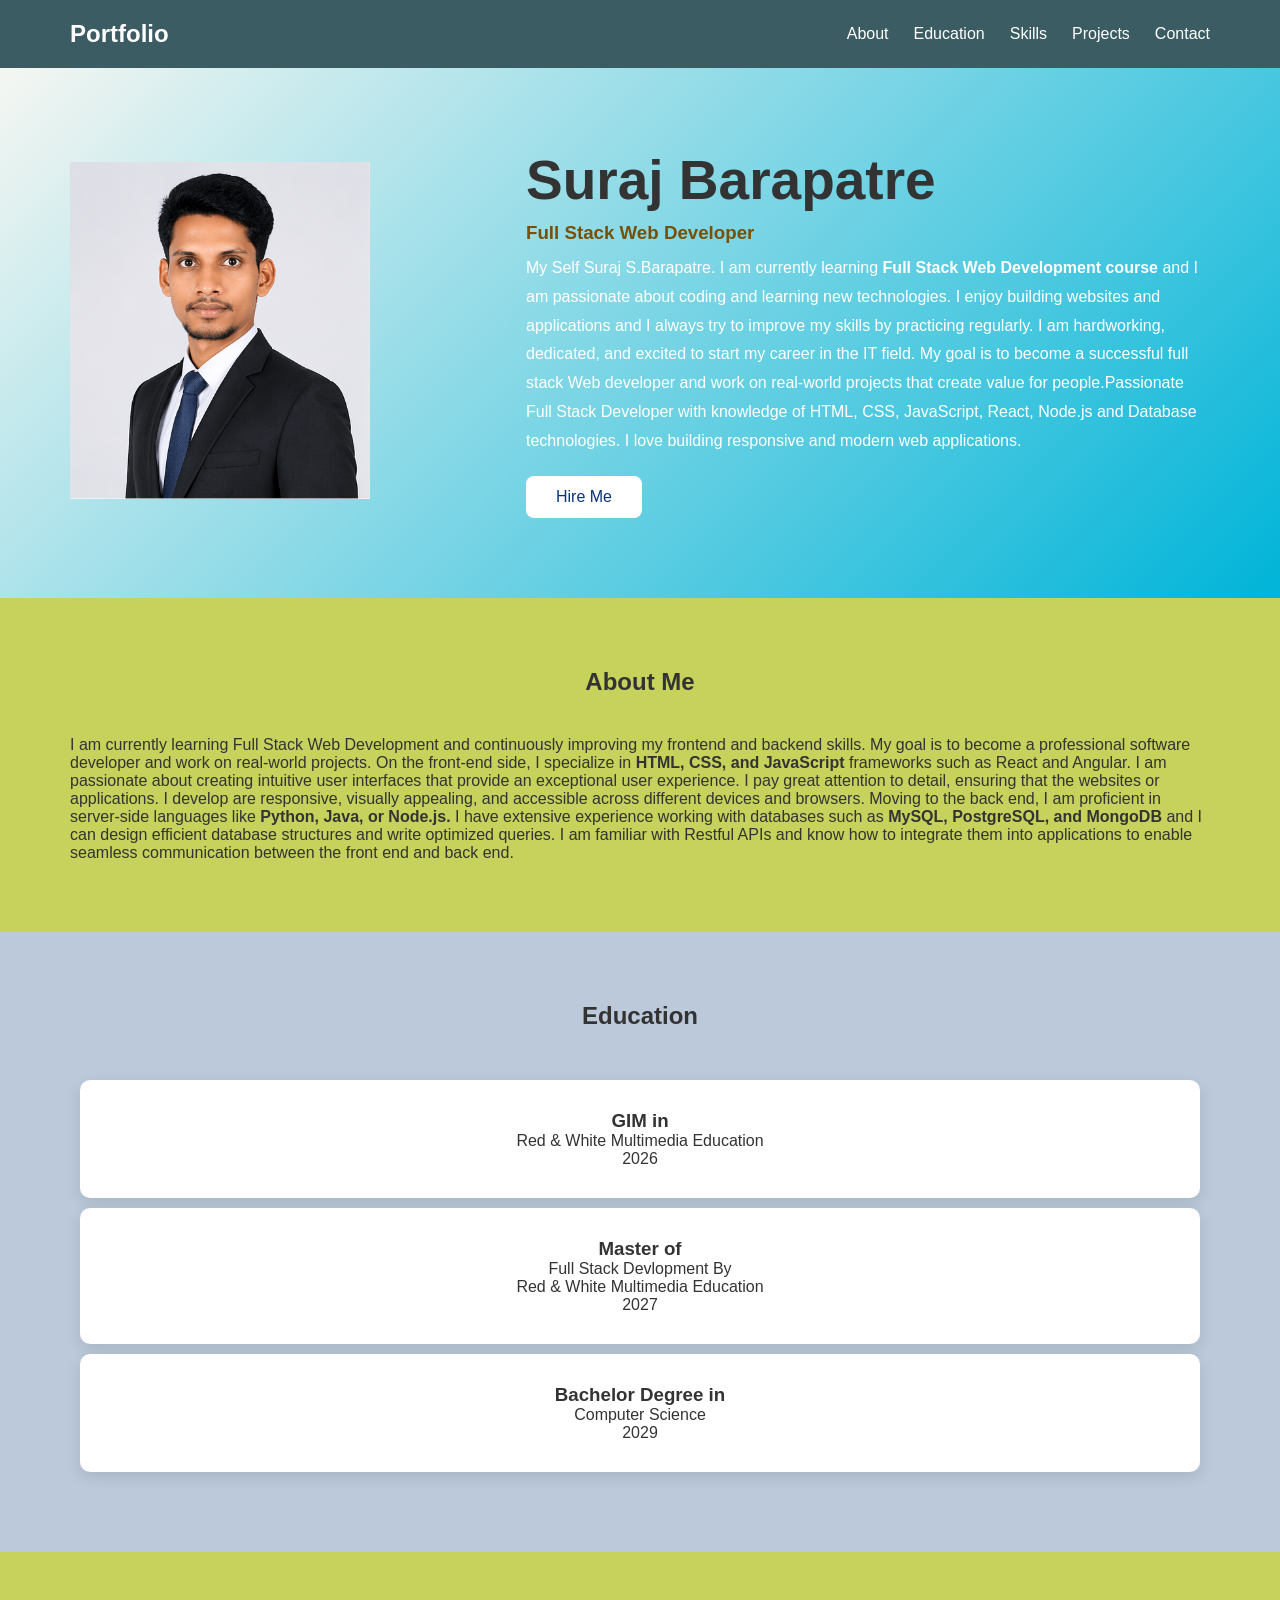
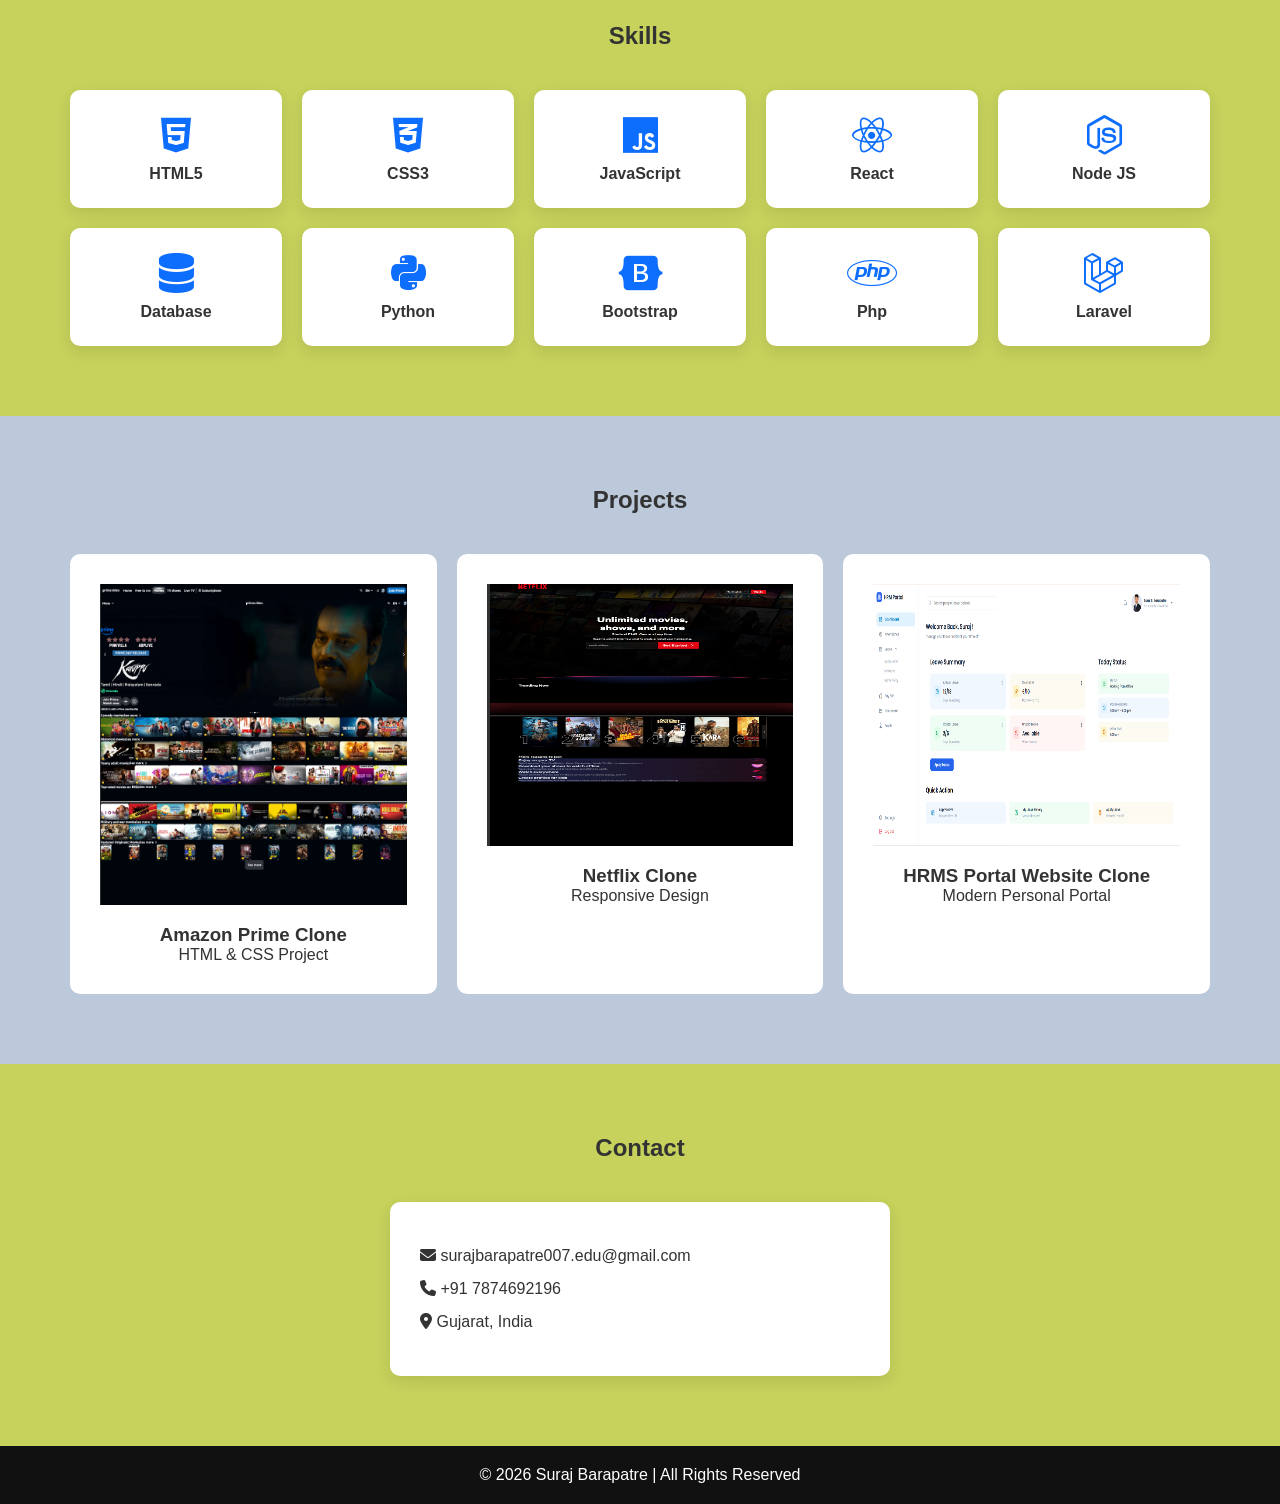
<file: PRACTICE.1/index.html>
<!DOCTYPE html>
<html lang="en">
<head>
<meta charset="UTF-8">
<meta name="viewport" content="width=device-width, initial-scale=1.0">
<title>Suraj Barapatre | Portfolio</title>

<link rel="stylesheet"
href="https://cdnjs.cloudflare.com/ajax/libs/font-awesome/6.5.1/css/all.min.css">

<link rel="stylesheet" href="style.css">
</head>
<body>

<header>
    <div class="container">
        <nav>
            <h2 class="logo">Portfolio</h2>

            <ul>
                <li><a href="#about">About</a></li>
                <li><a href="#education">Education</a></li>
                <li><a href="#skills">Skills</a></li>
                <li><a href="#projects">Projects</a></li>
                <li><a href="#contact">Contact</a></li>
            </ul>
        </nav>
    </div>
</header>

<section class="hero">
    <div class="container hero-content">

        <div class="hero-image">
            <img src="./Assets/image.1 (2).png">
        </div>

        <div class="hero-text">
            <h1>Suraj Barapatre</h1>
            <h3>Full Stack Web Developer</h3>

            <p>
            My Self Suraj S.Barapatre. 
			I am currently learning <b>Full Stack Web Development course</b> and I am passionate about coding and learning new technologies.
			I enjoy building websites and applications and I always try to improve my skills by practicing regularly.
			I am hardworking, dedicated, and excited to start my career in the IT field.
			My goal is to become a successful full stack Web developer and work on real-world projects that create value for people.Passionate Full Stack Developer with knowledge of
            HTML, CSS, JavaScript, React, Node.js and Database
            technologies. I love building responsive and modern
            web applications.
            </p>

            <a href="#contact" class="btn">Hire Me</a>
        </div>

    </div>
</section>

<section id="about" class="section">
    <div class="container">
        <h2 class="title">About Me</h2>

        <p>
    I am currently learning Full Stack Web Development and
    continuously improving my frontend and backend skills.
    My goal is to become a professional software developer
    and work on real-world projects.
    On the front-end side, I specialize in <b>HTML, CSS, and JavaScript</b> frameworks such as React and Angular. 
	I am passionate about creating intuitive user interfaces that provide an exceptional user experience. 
	I pay great attention to detail, ensuring that the websites or applications.
	I develop are responsive, visually appealing, and accessible across different devices and browsers.
	Moving to the back end, I am proficient in server-side languages like <b>Python, Java, or Node.js.</b> 
    I have extensive experience working with databases such as <b>MySQL, PostgreSQL, and MongoDB </b>and I can design efficient database structures and write optimized queries. 
	I am familiar with Restful APIs and know how to integrate them into applications to enable seamless communication between the front end and back end.
        </p>
    </div>
</section>

<section id="education" class="section gray">
    <div class="container">

        <h2 class="title">Education</h2>

        <div class="card">
            <h3>GIM in </h3>
            <p>Red & White Multimedia Education</p>
            <p>2026</p>
        </div>

        <div class="card">
            <h3>Master of</h3>
            <p>Full Stack Devlopment By</p>
            <p>Red & White Multimedia Education</p>
            <p>2027</p>
        </div>

        <div class="card">
            <h3>Bachelor Degree in</h3>
            <p>Computer Science</p>
            <p>2029</p>
        </div>

    </div>
</section>

<section id="skills" class="section">
    <div class="container">

        <h2 class="title">Skills</h2>

        <div class="skills">

            <div class="skill-card">
                <i class="fab fa-html5"></i>
                <h4>HTML5</h4>
            </div>

            <div class="skill-card">
                <i class="fab fa-css3-alt"></i>
                <h4>CSS3</h4>
            </div>

            <div class="skill-card">
                <i class="fab fa-js"></i>
                <h4>JavaScript</h4>
            </div>

            <div class="skill-card">
                <i class="fab fa-react"></i>
                <h4>React</h4>
            </div>

            <div class="skill-card">
                <i class="fab fa-node-js"></i>
                <h4>Node JS</h4>
            </div>

            <div class="skill-card">
                <i class="fas fa-database"></i>
                <h4>Database</h4>
            </div>

            <div class="skill-card">
                <i class="fab fa-python"></i>
                <h4>Python</h4>
            </div>

            <div class="skill-card">
                <i class="fab fa-bootstrap"></i>
                <h4>Bootstrap</h4>
            </div>

            <div class="skill-card">
                <i class="fab fa-php"></i>
                <h4>Php</h4>
            </div>

            <div class="skill-card">
                <i class="fab fa-laravel"></i>
                <h4>Laravel</h4>
            </div>

        </div>

    </div>
</section>

<section id="projects" class="section gray">
    <div class="container">

        <h2 class="title">Projects</h2>

        <div class="project-grid">

            <div class="project">
                <img src="./Assets/prime image.png" width="250">
                <h3>Amazon Prime Clone</h3>
                <p>HTML & CSS Project</p>
            </div>

            <div class="project">
                <img src="./Assets/netflix image.png" width="250" height="262">
                <h3>Netflix Clone</h3>
                <p>Responsive Design</p>
            </div>

            <div class="project">
                <img src="./Assets/HRM Portal.png" width="300" height="262">
                <h3>HRMS Portal Website Clone</h3>
                <p>Modern Personal Portal</p>
            </div>

        </div>

    </div>
</section>

<section id="contact" class="section">
    <div class="container">

        <h2 class="title">Contact</h2>

        <div class="contact-box">
            <p><i class="fas fa-envelope"></i> surajbarapatre007.edu@gmail.com</p>
            <p><i class="fas fa-phone"></i> +91 7874692196</p>
            <p><i class="fas fa-map-marker-alt"></i> Gujarat, India</p>
        </div>

    </div>
</section>

<footer>
    <p>© 2026 Suraj Barapatre | All Rights Reserved</p>
</footer>

</body>
</html>
</file>
<file: PRACTICE.1/style.css>
*{
    margin:0px;
    padding:0px;
    box-sizing:border-box;
    font-family:Arial, sans-serif;
}


body{
    height: 100vh;
    width: 100%;
    background:#f5f7fa;
    color:#333;
}

.container{
    width:1320px;
    margin:auto;
}

header{
    background:#3b5c62;
    position:sticky;
    top:0;
}

nav{
    display:flex;
    justify-content:space-between;
    align-items:center;
    padding:20px 0;
}

.title::after{
content:"";
position:absolute;
left:50%;
bottom:-10px;
transform:translateX(-50%);
width:0;
height:4px;
background:#0d6efd;
transition:.5s;
}

.title:hover::after{
width:100%;
}

.logo{
    color:white;
    cursor:pointer;
}

.logo:hover{
    color:#ffd43b;
    transform:scale(1.1);
}

nav ul{
    display:flex;
    list-style:none;
}

nav ul li{  
    margin-left:25px;
}

nav ul li a{
    position: relative;
    padding: 8px 0;
    color:white;
    text-decoration:none;
}

nav ul li a::after{
    content:"";
    position:absolute;
    left:0;
    bottom:-5px;
    width:0%;
    height:3px;
    background:#ffd43b;
    transition:.5s;
}
nav ul li a:hover{
    color:#ffd43b;
}

.hero{
    background:linear-gradient(135deg,#fde10d09,#00b4d8);
    color:white;
    padding:80px 0;
}

.hero-content{
    display:flex;
    justify-content:space-between;
    align-items:center;
}

.hero-image img{
    width:300px;
}

.hero-text{
    width:60%;
}

.hero-text h1{
    font-size:55px;
    color: #333;
}

.hero-text h1{
    animation:slideLeft 1s;
}

.hero-text h3{
    margin:10px 0;
    color: rgb(121, 79, 2);
}

.hero-text h3{
    animation:slideRight 1.2s;
}

.hero-text p{
    line-height:1.8;
}

.hero-text p{
    animation:fadeIn 2s;
}

@keyframes slideLeft{

from{
opacity:0;
transform:translateX(-100px);
}

to{
opacity:1;
transform:translateX(0);
}

}

@keyframes slideRight{

from{
opacity:0;
transform:translateX(100px);
}

to{
opacity:1;
transform:translateX(0);
}

}

@keyframes fadeIn{

from{
opacity:0;
}

to{
opacity:1;
}

}

.btn{
    display:inline-block;
    margin-top:20px;
    padding:12px 30px;
    background:white;
    color:#0a3678;
    text-decoration:none;
    border-radius:8px;
}

.btn{
    transition:.5s;
}

.btn:hover{
background:#0d6efd;
color:white;
transform:translateY(-8px)
scale(1.08);
box-shadow:0 15px 30px rgba(0,0,0,.3);
}

.section{
    padding:70px 0;
    background-color: rgb(198, 210, 91);
    animation:fadeSection 1.2s;
}

@keyframes fadeSection{
from{
opacity:0;
transform:translateY(60px);
}

to{
opacity:1;
transform:translateY(0);
}
}

.gray{
    background:#5276a15b;
}

.title{
    position:relative;
    display:inline-block;
    left:50%;
    transform:translateX(-50%);
    text-align:center;
    margin-bottom:40px;
}

.card{
    background:white;
    margin: 10px;
    padding:30px;
    border-radius:10px;
    text-align:center;
    box-shadow:0 5px 15px rgba(0,0,0,.1);
}

.card:hover{
transform:translateY(-12px);
box-shadow:0 20px 40px rgba(0,0,0,.25);
background:#0d6efd;
color:white;
}

.skills{
    display:flex;
    flex-wrap:wrap;
    gap:20px;
}

.skill-card{
    flex:1 1 180px;
    background:white;
    padding:25px;
    text-align:center;
    border-radius:10px;
    box-shadow:0 5px 15px rgba(0,0,0,.1);
    cursor: pointer;
}

.skill-card:hover{
transform:translateY(-15px)
scale(1.05);
background:#0d6efd;
color:white;
box-shadow:0 20px 35px rgba(0,0,0,.25);

}

.skill-card i{
    font-size:40px;
    color:#0d6efd;
    margin-bottom:10px;
}

.skill-card:hover i{
color:#ffd43b;
transform:rotate(360deg);

}

.project-grid{
    display:grid;
    grid-template-columns:repeat(3,1fr);
    gap:20px;
}

.project{
    background:white;
    padding:30px;
    border-radius:10px;
    text-align:center;
    overflow: hidden;
    cursor: pointer;
}

.project img{
width:100%;
transition:.6s;
}

.project:hover{
transform:translateY(-15px);
box-shadow:0 20px 40px rgba(0,0,0,.3);
}

.project:hover img{
transform:scale(1.1);
}

.project h3{
margin-top:15px;
}

.project:hover h3{
color:#0d6efd;
}

.contact-box{
    max-width:500px;
    margin:auto;
    background:white;
    padding:30px;
    border-radius:10px;
    box-shadow:0 5px 15px rgba(0,0,0,.1);
}

.contact-box:hover{
transform:scale(1.03);
box-shadow:0 20px 40px rgba(0,0,0,.25);
}

.contact-box p{
    margin:15px 0;
}

.contact-box p:hover{
color:#0d6efd;
padding-left:15px;
}

footer{
    background:#111;
    color:white;
    text-align:center;
    padding:20px;
}

footer:hover{
background:#0d6efd;
letter-spacing:2px;
}


@media(max-width:1400px){
    .container{
        width:1140px;
    }
}

@media(max-width:1200px){
    .container{
        width:960px;
    }
}

@media(max-width:992px){

    .container{
        width:720px;
    }

    .hero-content{
        flex-direction:column;
        text-align:center;
    }

    .hero-text{
        width:100%;
        margin-top:30px;
    }

    .project-grid{
        grid-template-columns:repeat(2,1fr);
    }
}

@media(max-width:768px){

    .container{
        width:540px;
    }

    nav{
        flex-direction:column;
    }

    nav ul{
        margin-top:15px;
    }

    .project-grid{
        grid-template-columns:1fr;
    }

    .hero-text h1{
        font-size:40px;
    }
}

@media(max-width:576px){

    .container{
        width:100%;
        padding:0 15px;
    }

    nav ul{
        flex-wrap:wrap;
        justify-content:center;
    }

    nav ul li{
        margin:8px;
    }

    .hero-image img{
        width:220px;
    }

    .hero-text h1{
        font-size:32px;
    }
}
</file>
